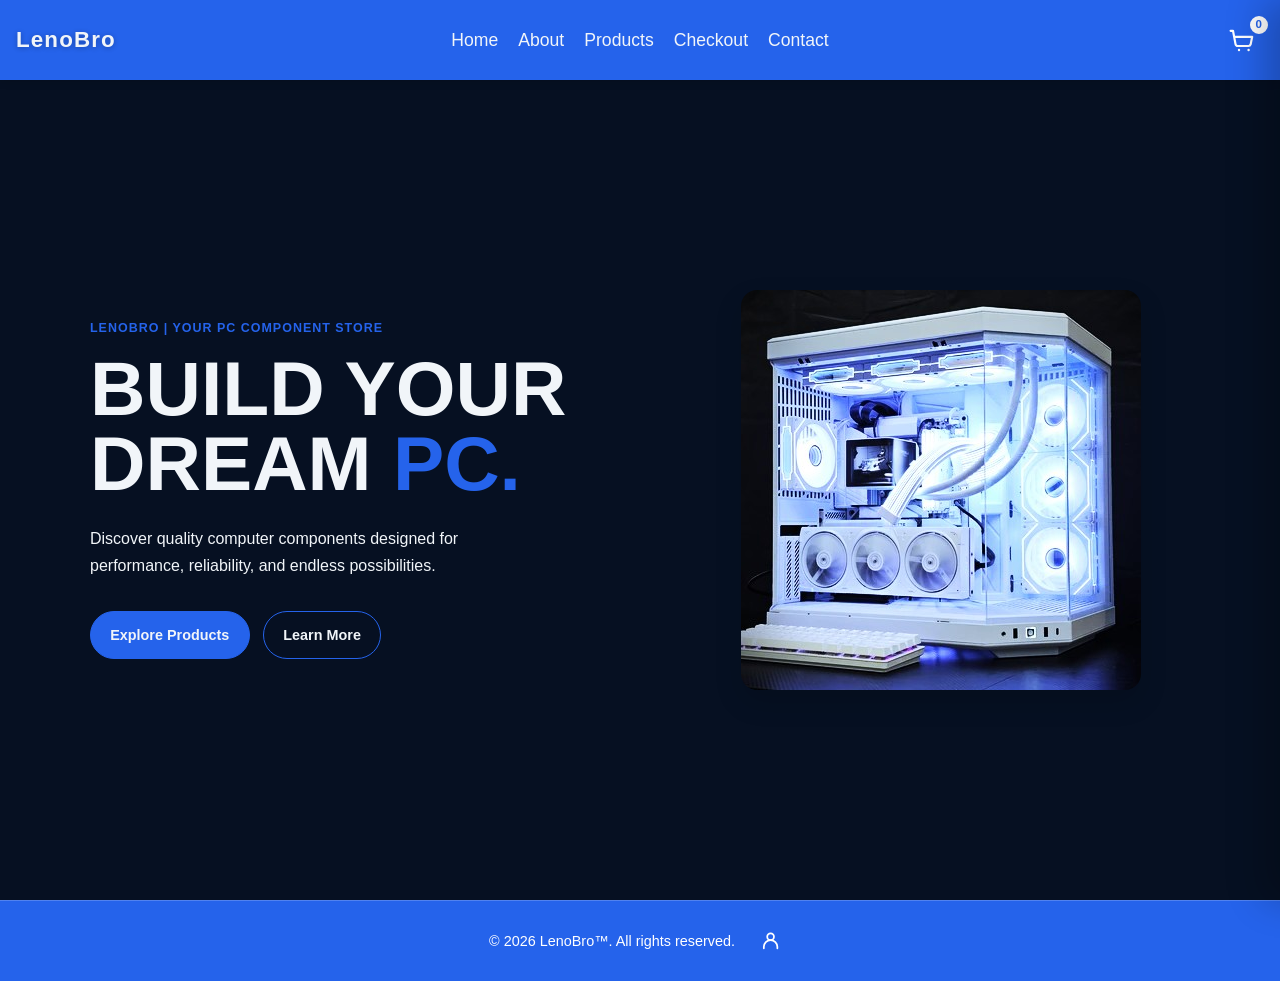
<file: index.html>
<!DOCTYPE html>
<html lang="en">
<head>
    <meta charset="UTF-8">
    <meta name="viewport" content="width=device-width, initial-scale=1.0">
    <title>LenoBro | PC Components</title>
    <link rel="stylesheet" href="Css/Nav.css">
    <link rel="stylesheet" href="Css/index.css">
    <link rel="stylesheet" href="Css/hero.css">
    <link rel="stylesheet" href="Css/about.css">
    <link rel="stylesheet" href="Css/products.css">
    <link rel="stylesheet" href="Css/contact.css">
    <link rel="stylesheet" href="Css/footer.css">
</head>
<body>
    <nav>
        <span class="nav-brand">LenoBro</span>
        <ul>
            <li><a href="index.html">Home</a></li>
            <li><a href="about.html">About</a></li>
            <li><a href="products.html">Products</a></li>
            <li><a href="checkout.html">Checkout</a></li>
            <li><a href="contact.html">Contact</a></li>
        </ul>
        <button class="nav-cart" type="button" aria-label="Shopping cart">
            <svg viewBox="0 0 24 24" fill="none" aria-hidden="true">
                <path d="M3 4h2l2.1 11.1a2 2 0 0 0 2 1.6h8.7a2 2 0 0 0 1.9-1.4L21 9H6" stroke="currentColor" stroke-width="1.8" stroke-linecap="round" stroke-linejoin="round"/>
                <circle cx="10" cy="20" r="1" fill="currentColor"/>
                <circle cx="18" cy="20" r="1" fill="currentColor"/>
            </svg>
            <span class="cart-count" aria-label="0 items">0</span>
        </button>
    </nav>

    <main>
        <section class="hero" id="home">
            <div class="hero-content">
                <p class="hero-label">LENOBRO | YOUR PC COMPONENT STORE</p>
                <h1>
                    BUILD YOUR<br>
                    DREAM <span>PC.</span>
                </h1>
                <p class="hero-description">
                    Discover quality computer components designed for performance,
                    reliability, and endless possibilities.
                </p>
                <div class="hero-buttons">
                    <a class="btn-primary" href="products.html">Explore Products</a>
                    <a class="btn-secondary" href="about.html">Learn More</a>
                </div>
            </div>

            <div class="hero-image">
                <img src="images/Logo/hero_image.jpg" alt="Gaming PC setup">
            </div>
        </section>

    </main>
    <footer class="contact-footer">
        <p>© 2026 LenoBro™. All rights reserved.</p>
        <button class="footer-members-toggle" type="button" aria-label="View group members" aria-haspopup="dialog" aria-controls="members-dialog" aria-expanded="false">
            <svg viewBox="0 0 24 24" fill="none" aria-hidden="true">
                <circle cx="12" cy="8" r="3.5" stroke="currentColor" stroke-width="1.8"/>
                <path d="M5 20v-1.5a7 7 0 0 1 14 0V20" stroke="currentColor" stroke-width="1.8" stroke-linecap="round"/>
            </svg>
        </button>
    </footer>

    <script>
        (() => {
            const currency = new Intl.NumberFormat("en-PH", {
                style: "currency",
                currency: "PHP",
                maximumFractionDigits: 0
            });

            const cartIcon = document.querySelector(".nav-cart");
            const cartCount = document.querySelector(".cart-count");

            const overlay = document.createElement("div");
            overlay.className = "cart-overlay";
            const panel = document.createElement("aside");
            panel.className = "cart-panel";
            panel.setAttribute("aria-label", "Shopping cart");
            panel.innerHTML = `
                <header class="cart-header">
                    <h2>Shopping Cart</h2>
                    <button class="cart-close" type="button" aria-label="Close cart">×</button>
                </header>
                <div class="cart-items"></div>
                <footer class="cart-footer">
                    <div><span class="cart-total-label">Total</span><strong class="cart-total">₱0</strong></div>
                    <button class="cart-buy" type="button">Buy</button>
                </footer>
            `;
            document.body.append(overlay, panel);
            const checkout = document.createElement("section");
            checkout.className = "checkout-dialog";
            checkout.setAttribute("aria-label", "Order summary");
            checkout.innerHTML = `
                <h2>Order Summary</h2>
                <ul class="checkout-list"></ul>
                <strong class="checkout-total"></strong>
                <div class="checkout-actions">
                    <button class="cart-confirm-close" type="button">Close</button>
                    <button class="checkout-confirm" type="button">Confirm Purchase</button>
                </div>
            `;
            document.body.append(checkout);

            const readCart = () => {
                try {
                    return JSON.parse(localStorage.getItem("lenobro-cart") || "[]");
                } catch {
                    return [];
                }
            };

            const saveCart = cart => {
                localStorage.setItem("lenobro-cart", JSON.stringify(cart));
                renderCart();
            };

            const closeCart = () => {
                overlay.classList.remove("is-open");
                panel.classList.remove("is-open");
            };

            const renderCart = () => {
                const cart = readCart();
                const quantity = cart.reduce((sum, item) => sum + item.quantity, 0);
                const total = cart.reduce((sum, item) => sum + item.price * item.quantity, 0);
                cartCount.textContent = quantity;
                cartCount.setAttribute("aria-label", `${quantity} items`);
                panel.querySelector(".cart-total").textContent = currency.format(total);
                panel.querySelector(".cart-buy").disabled = cart.length === 0;

                const items = panel.querySelector(".cart-items");
                items.innerHTML = cart.length
                    ? cart.map(item => `
                        <article class="cart-item" data-key="${item.key}">
                            <img src="${item.image}" alt="">
                            <div>
                                <p class="cart-item-name">${item.name}</p>
                                <p class="cart-item-price">${currency.format(item.price)}</p>
                            </div>
                            <div class="cart-item-controls">
                                <div class="cart-quantity">
                                    <button type="button" data-action="decrease" aria-label="Decrease quantity">−</button>
                                    <span>${item.quantity}</span>
                                    <button type="button" data-action="increase" aria-label="Increase quantity">+</button>
                                </div>
                                <button class="cart-remove" type="button" data-action="remove">Remove</button>
                            </div>
                        </article>
                    `).join("")
                    : '<p class="cart-empty">Your cart is empty.</p>';
            };

            cartIcon.addEventListener("click", () => {
                overlay.classList.add("is-open");
                panel.classList.add("is-open");
                renderCart();
            });
            panel.querySelector(".cart-close").addEventListener("click", closeCart);
            overlay.addEventListener("click", closeCart);
            panel.querySelector(".cart-buy").addEventListener("click", () => {
                const cart = readCart();
                if (!cart.length) return;
                checkout.querySelector(".checkout-list").innerHTML = cart.map(item =>
                    `<li><span>${item.name} × ${item.quantity}</span><strong>${currency.format(item.price * item.quantity)}</strong></li>`
                ).join("");
                const total = cart.reduce((sum, item) => sum + item.price * item.quantity, 0);
                checkout.querySelector(".checkout-total").textContent = `Final total: ${currency.format(total)}`;
                checkout.classList.add("is-open");
                overlay.classList.add("is-open");
            });
            checkout.querySelector(".cart-confirm-close").addEventListener("click", () => {
                checkout.classList.remove("is-open");
                closeCart();
            });
            checkout.querySelector(".checkout-confirm").addEventListener("click", () => {
                if (!readCart().length) return;
                saveCart([]);
                checkout.classList.remove("is-open");
                closeCart();
                alert("Thank you! Your order has been confirmed.");
            });

            panel.querySelector(".cart-items").addEventListener("click", event => {
                const button = event.target.closest("[data-action]");
                const itemElement = event.target.closest(".cart-item");
                if (!button || !itemElement) return;
                const cart = readCart();
                const index = cart.findIndex(item => item.key === itemElement.dataset.key);
                if (index < 0) return;
                if (button.dataset.action === "increase") cart[index].quantity += 1;
                if (button.dataset.action === "decrease") {
                    cart[index].quantity -= 1;
                    if (cart[index].quantity < 1) cart.splice(index, 1);
                }
                if (button.dataset.action === "remove") cart.splice(index, 1);
                saveCart(cart);
            });

            renderCart();
            if (location.hash === "#cart") {
                overlay.classList.add("is-open");
                panel.classList.add("is-open");
            }
        })();
    </script>
    <script src="Js/footer.js"></script>
</body>
</html>
</file>
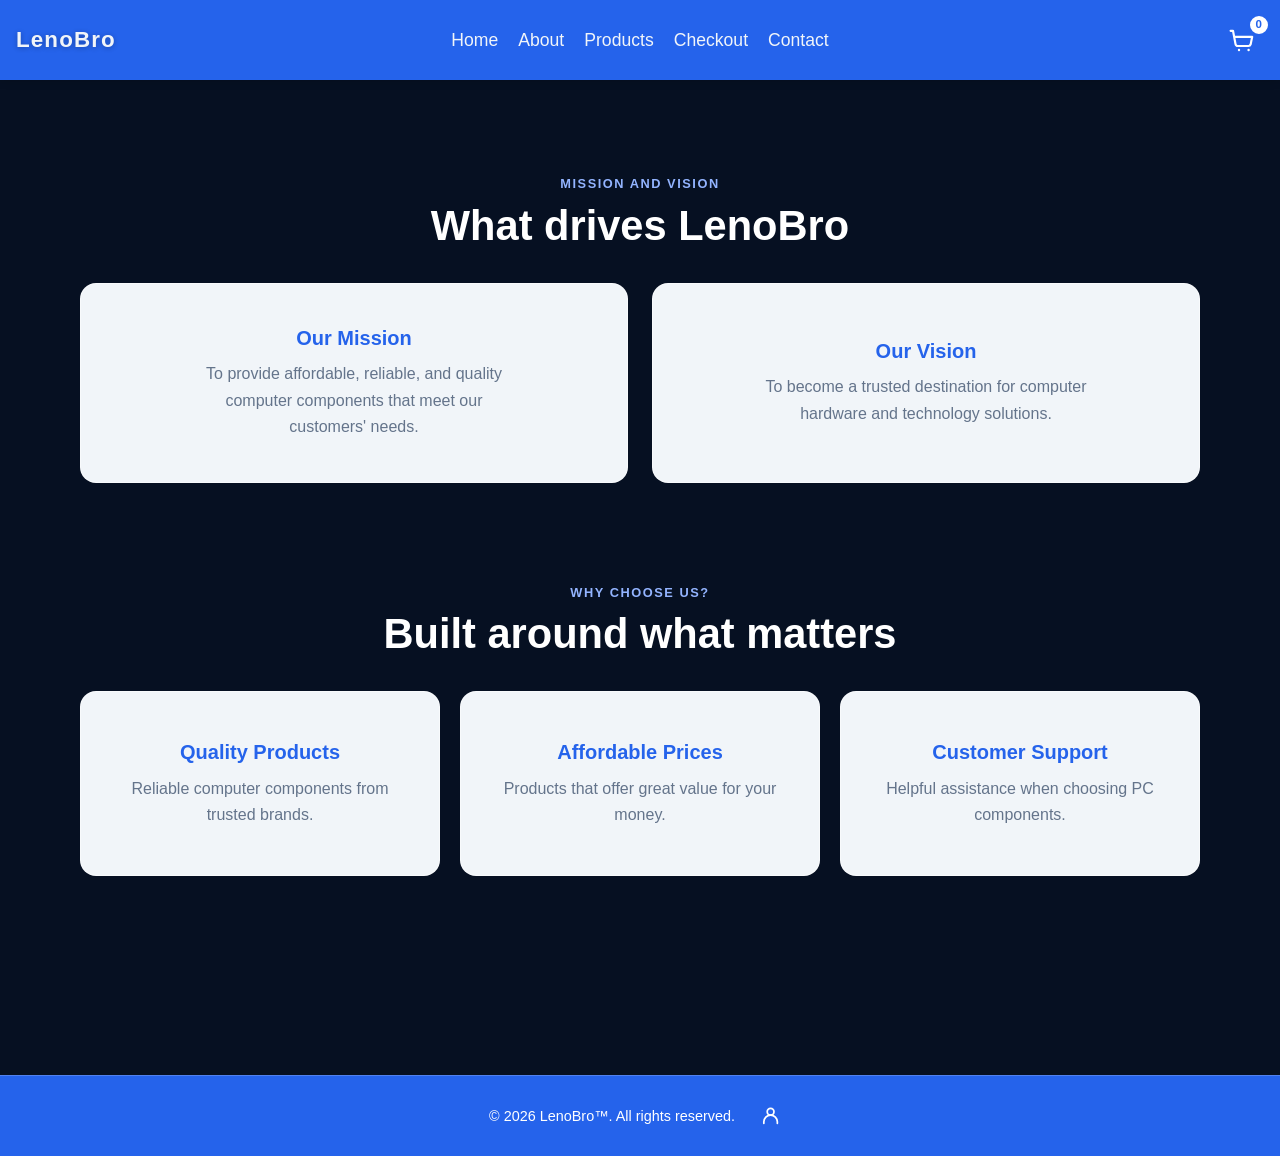
<file: about.html>
<!DOCTYPE html>
<html lang="en">
<head>
    <meta charset="UTF-8">
    <meta name="viewport" content="width=device-width, initial-scale=1.0">
    <title>About | LenoBro</title>
    <link rel="stylesheet" href="Css/Nav.css">
    <link rel="stylesheet" href="Css/index.css">
    <link rel="stylesheet" href="Css/about.css">
    <link rel="stylesheet" href="Css/footer.css">
</head>
<body>
    <nav>
        <span class="nav-brand">LenoBro</span>
        <ul>
            <li><a href="index.html">Home</a></li>
            <li><a href="about.html">About</a></li>
            <li><a href="products.html">Products</a></li>
            <li><a href="checkout.html">Checkout</a></li>
            <li><a href="contact.html">Contact</a></li>
        </ul>
        <button class="nav-cart" type="button" aria-label="Shopping cart">
            <svg viewBox="0 0 24 24" fill="none" aria-hidden="true">
                <path d="M3 4h2l2.1 11.1a2 2 0 0 0 2 1.6h8.7a2 2 0 0 0 1.9-1.4L21 9H6" stroke="currentColor" stroke-width="1.8" stroke-linecap="round" stroke-linejoin="round"/>
                <circle cx="10" cy="20" r="1" fill="currentColor"/>
                <circle cx="18" cy="20" r="1" fill="currentColor"/>
            </svg>
            <span class="cart-count" aria-label="0 items">0</span>
        </button>
    </nav>

    <main>
        <div class="about-page">
            <section class="about-mission" id="about-mission" aria-labelledby="about-mission-title">
                <div class="about-section-heading">
                    <p class="about-eyebrow">Mission and Vision</p>
                    <h1 id="about-mission-title">What drives LenoBro</h1>
                </div>

                <div class="about-mission-grid">
                    <article class="about-mission-card">
                        <h2>Our Mission</h2>
                        <p>To provide affordable, reliable, and quality computer components that meet our customers' needs.</p>
                    </article>

                    <article class="about-mission-card">
                        <h2>Our Vision</h2>
                        <p>To become a trusted destination for computer hardware and technology solutions.</p>
                    </article>
                </div>
            </section>

            <section class="about-features" aria-labelledby="about-features-title">
                <div class="about-section-heading">
                    <p class="about-eyebrow">Why Choose Us?</p>
                    <h2 id="about-features-title">Built around what matters</h2>
                </div>

                <div class="about-features-grid">
                    <article class="about-feature-card">
                        <h3>Quality Products</h3>
                        <p>Reliable computer components from trusted brands.</p>
                    </article>

                    <article class="about-feature-card">
                        <h3>Affordable Prices</h3>
                        <p>Products that offer great value for your money.</p>
                    </article>

                    <article class="about-feature-card">
                        <h3>Customer Support</h3>
                        <p>Helpful assistance when choosing PC components.</p>
                    </article>
                </div>
            </section>
        </div>
    </main>

    <footer class="contact-footer">
        <p>© 2026 LenoBro™. All rights reserved.</p>
        <button class="footer-members-toggle" type="button" aria-label="View group members" aria-haspopup="dialog" aria-controls="members-dialog" aria-expanded="false">
            <svg viewBox="0 0 24 24" fill="none" aria-hidden="true">
                <circle cx="12" cy="8" r="3.5" stroke="currentColor" stroke-width="1.8"/>
                <path d="M5 20v-1.5a7 7 0 0 1 14 0V20" stroke="currentColor" stroke-width="1.8" stroke-linecap="round"/>
            </svg>
        </button>
    </footer>
    <script>
        (() => {
            const cart = JSON.parse(localStorage.getItem("lenobro-cart") || "[]");
            const count = cart.reduce((sum, item) => sum + item.quantity, 0);
            const badge = document.querySelector(".cart-count");
            badge.textContent = count;
            badge.setAttribute("aria-label", `${count} items`);
            document.querySelector(".nav-cart").addEventListener("click", () => {
                location.href = "index.html#cart";
            });
        })();
    </script>
    <script src="Js/footer.js"></script>
</body>
</html>
</file>
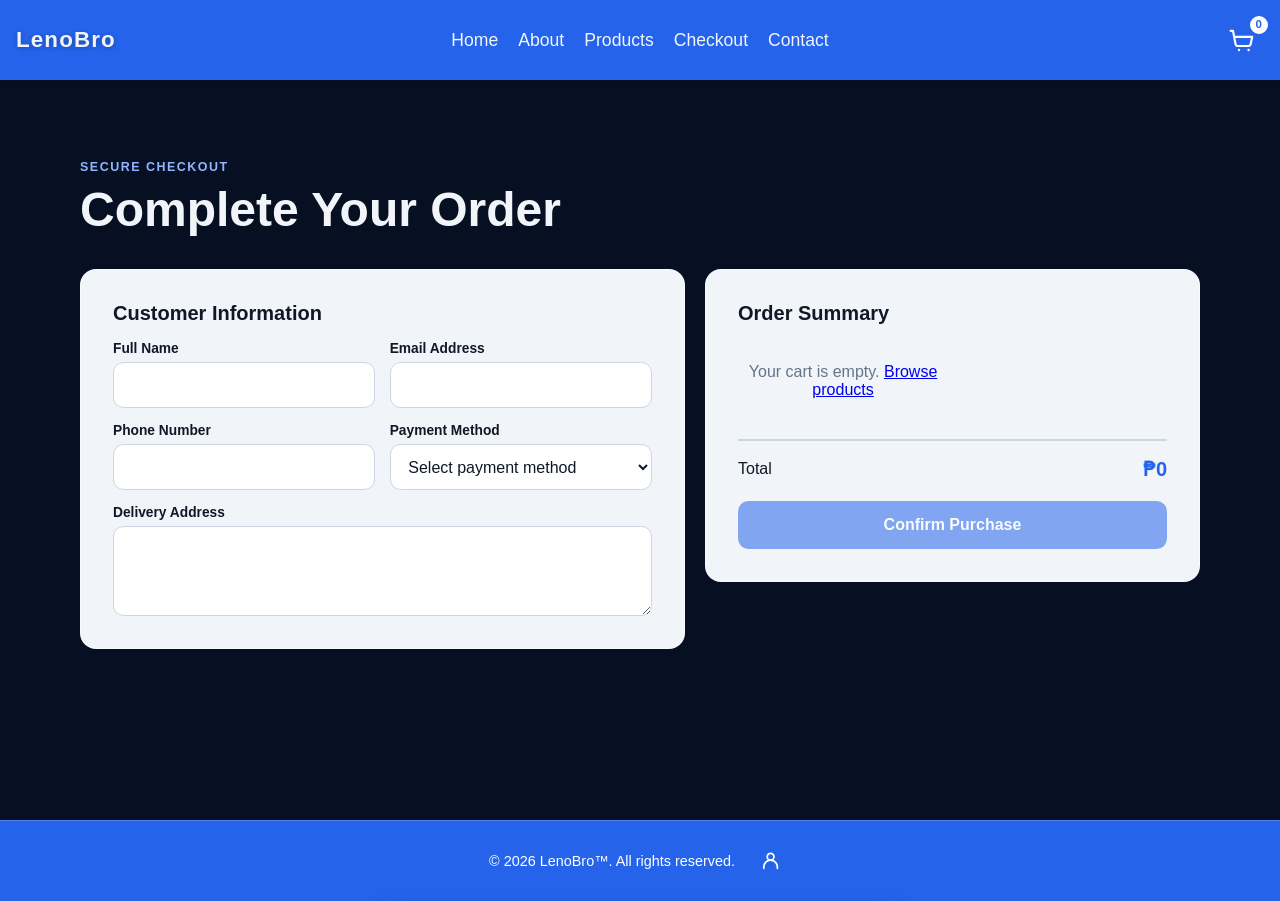
<file: checkout.html>
<!DOCTYPE html>
<html lang="en">
<head>
    <meta charset="UTF-8">
    <meta name="viewport" content="width=device-width, initial-scale=1.0">
    <title>Checkout | LenoBro</title>
    <link rel="stylesheet" href="Css/Nav.css">
    <link rel="stylesheet" href="Css/index.css">
    <link rel="stylesheet" href="Css/checkout.css">
    <link rel="stylesheet" href="Css/footer.css">
</head>
<body>
    <nav>
        <span class="nav-brand">LenoBro</span>
        <ul>
            <li><a href="index.html">Home</a></li>
            <li><a href="about.html">About</a></li>
            <li><a href="products.html">Products</a></li>
            <li><a href="checkout.html">Checkout</a></li>
            <li><a href="contact.html">Contact</a></li>
        </ul>
        <button class="nav-cart" type="button" aria-label="Return to cart">
            <svg viewBox="0 0 24 24" fill="none" aria-hidden="true">
                <path d="M3 4h2l2.1 11.1a2 2 0 0 0 2 1.6h8.7a2 2 0 0 0 1.9-1.4L21 9H6" stroke="currentColor" stroke-width="1.8" stroke-linecap="round" stroke-linejoin="round"/>
                <circle cx="10" cy="20" r="1" fill="currentColor"/>
                <circle cx="18" cy="20" r="1" fill="currentColor"/>
            </svg>
            <span class="cart-count" aria-label="0 items">0</span>
        </button>
    </nav>

    <main class="checkout-page">
        <header class="checkout-heading">
            <p>Secure checkout</p>
            <h1>Complete Your Order</h1>
        </header>

        <div class="checkout-layout">
            <form class="checkout-form" id="checkout-form">
                <h2>Customer Information</h2>
                <div class="checkout-fields">
                    <div class="checkout-field">
                        <label for="checkout-name">Full Name</label>
                        <input id="checkout-name" name="name" type="text" autocomplete="name" required>
                    </div>
                    <div class="checkout-field">
                        <label for="checkout-email">Email Address</label>
                        <input id="checkout-email" name="email" type="email" autocomplete="email" required>
                    </div>
                    <div class="checkout-field">
                        <label for="checkout-phone">Phone Number</label>
                        <input id="checkout-phone" name="phone" type="tel" autocomplete="tel" required>
                    </div>
                    <div class="checkout-field">
                        <label for="checkout-payment">Payment Method</label>
                        <select id="checkout-payment" name="payment" required>
                            <option value="">Select payment method</option>
                            <option>Cash on Delivery</option>
                            <option>GCash</option>
                            <option>Bank Transfer</option>
                        </select>
                    </div>
                    <div class="checkout-field checkout-field-full">
                        <label for="checkout-address">Delivery Address</label>
                        <textarea id="checkout-address" name="address" autocomplete="street-address" required></textarea>
                    </div>
                </div>
            </form>

            <section class="checkout-summary" aria-labelledby="checkout-summary-title">
                <h2 id="checkout-summary-title">Order Summary</h2>
                <div class="checkout-items"></div>
                <div class="checkout-total-row">
                    <span>Total</span>
                    <strong class="checkout-total">₱0</strong>
                </div>
                <button class="checkout-confirm" type="submit" form="checkout-form">Confirm Purchase</button>
            </section>
        </div>
    </main>

    <div class="checkout-success" role="status" aria-live="polite">
        Thank you! Your order has been confirmed.
    </div>

    <footer class="contact-footer">
        <p>© 2026 LenoBro™. All rights reserved.</p>
        <button class="footer-members-toggle" type="button" aria-label="View group members" aria-haspopup="dialog" aria-controls="members-dialog" aria-expanded="false">
            <svg viewBox="0 0 24 24" fill="none" aria-hidden="true">
                <circle cx="12" cy="8" r="3.5" stroke="currentColor" stroke-width="1.8"/>
                <path d="M5 20v-1.5a7 7 0 0 1 14 0V20" stroke="currentColor" stroke-width="1.8" stroke-linecap="round"/>
            </svg>
        </button>
    </footer>

    <script>
        (() => {
            const currency = new Intl.NumberFormat("en-PH", {
                style: "currency",
                currency: "PHP",
                maximumFractionDigits: 0
            });

            const readCart = () => {
                try {
                    return JSON.parse(localStorage.getItem("lenobro-cart") || "[]");
                } catch {
                    return [];
                }
            };

            let cart = readCart();
            const cartCount = document.querySelector(".cart-count");
            const itemsContainer = document.querySelector(".checkout-items");
            const totalElement = document.querySelector(".checkout-total");
            const confirmButton = document.querySelector(".checkout-confirm");
            const form = document.querySelector("#checkout-form");

            const renderCheckout = () => {
                const itemCount = cart.reduce((sum, item) => sum + item.quantity, 0);
                const total = cart.reduce((sum, item) => sum + item.price * item.quantity, 0);
                cartCount.textContent = itemCount;
                cartCount.setAttribute("aria-label", `${itemCount} items`);
                totalElement.textContent = currency.format(total);
                confirmButton.disabled = cart.length === 0;

                itemsContainer.innerHTML = cart.length
                    ? cart.map(item => `
                        <article class="checkout-item">
                            <img src="${item.image}" alt="">
                            <div>
                                <p class="checkout-item-name">${item.name}</p>
                                <p class="checkout-item-meta">${item.quantity} × ${currency.format(item.price)}</p>
                            </div>
                            <strong class="checkout-item-subtotal">${currency.format(item.price * item.quantity)}</strong>
                        </article>
                    `).join("")
                    : '<p class="checkout-empty">Your cart is empty. <a href="products.html">Browse products</a></p>';
            };

            document.querySelector(".nav-cart").addEventListener("click", () => {
                window.location.href = "index.html#cart";
            });

            form.addEventListener("submit", event => {
                event.preventDefault();
                if (!cart.length) return;

                localStorage.removeItem("lenobro-cart");
                cart = [];
                renderCheckout();
                const success = document.querySelector(".checkout-success");
                success.classList.add("is-visible");
                form.reset();
                window.setTimeout(() => success.classList.remove("is-visible"), 3000);
            });

            renderCheckout();
        })();
    </script>
    <script src="Js/footer.js"></script>
</body>
</html>
</file>
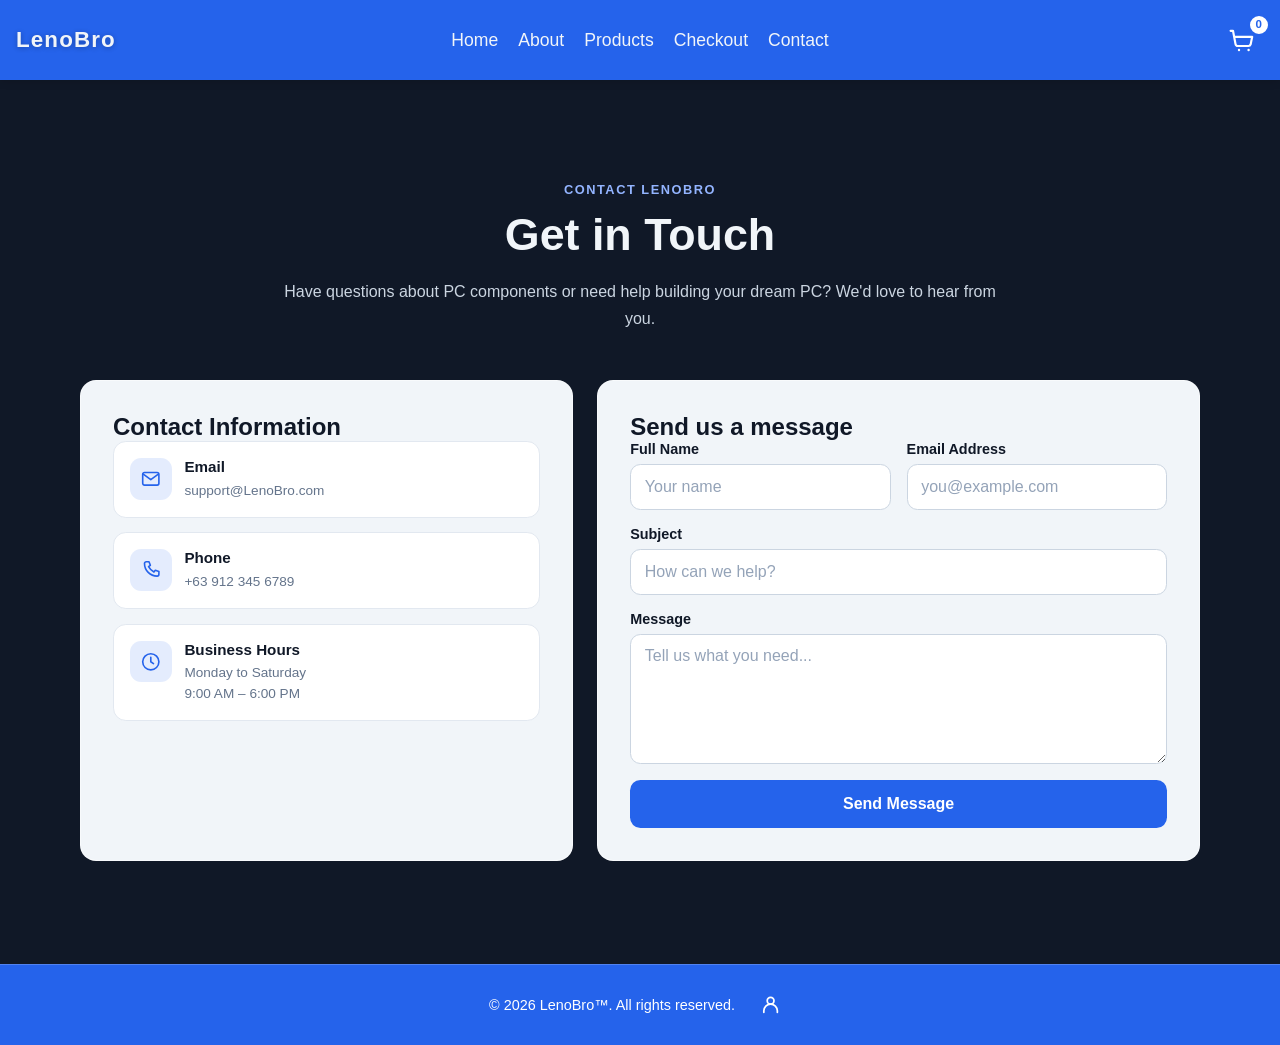
<file: contact.html>
<!DOCTYPE html>
<html lang="en">
<head>
    <meta charset="UTF-8">
    <meta name="viewport" content="width=device-width, initial-scale=1.0">
    <title>Contact | LenoBro</title>
    <link rel="stylesheet" href="Css/Nav.css">
    <link rel="stylesheet" href="Css/index.css">
    <link rel="stylesheet" href="Css/contact.css">
    <link rel="stylesheet" href="Css/footer.css">
</head>
<body>
    <nav>
        <span class="nav-brand">LenoBro</span>
        <ul>
            <li><a href="index.html">Home</a></li>
            <li><a href="about.html">About</a></li>
            <li><a href="products.html">Products</a></li>
            <li><a href="checkout.html">Checkout</a></li>
            <li><a href="contact.html">Contact</a></li>
        </ul>
        <button class="nav-cart" type="button" aria-label="Shopping cart">
            <svg viewBox="0 0 24 24" fill="none" aria-hidden="true">
                <path d="M3 4h2l2.1 11.1a2 2 0 0 0 2 1.6h8.7a2 2 0 0 0 1.9-1.4L21 9H6" stroke="currentColor" stroke-width="1.8" stroke-linecap="round" stroke-linejoin="round"/>
                <circle cx="10" cy="20" r="1" fill="currentColor"/>
                <circle cx="18" cy="20" r="1" fill="currentColor"/>
            </svg>
            <span class="cart-count" aria-label="0 items">0</span>
        </button>
    </nav>

    <main>
        <section class="contact-section" id="contact" aria-labelledby="contact-title">
            <div class="contact-container">
                <header class="contact-heading">
                    <p class="contact-eyebrow">Contact LenoBro</p>
                    <h1 id="contact-title">Get in Touch</h1>
                    <p>Have questions about PC components or need help building your dream PC? We'd love to hear from you.</p>
                </header>

                <div class="contact-main-grid">
                    <section class="contact-information" aria-labelledby="contact-information-title">
                        <h2 id="contact-information-title">Contact Information</h2>
                        <div class="contact-details-grid">
                            <article class="contact-detail-card">
                                <span class="contact-icon" aria-hidden="true">
                                    <svg viewBox="0 0 24 24" fill="none">
                                        <rect x="3" y="5" width="18" height="14" rx="2" stroke="currentColor" stroke-width="1.8"/>
                                        <path d="m4 7 8 6 8-6" stroke="currentColor" stroke-width="1.8" stroke-linecap="round" stroke-linejoin="round"/>
                                    </svg>
                                </span>
                                <div>
                                    <h3>Email</h3>
                                    <p><a href="mailto:support@lenobro.com">support@LenoBro.com</a></p>
                                </div>
                            </article>

                            <article class="contact-detail-card">
                                <span class="contact-icon" aria-hidden="true">
                                    <svg viewBox="0 0 24 24" fill="none">
                                        <path d="M7 3h3l1.5 4-2 1.5a15 15 0 0 0 6 6l1.5-2 4 1.5v3c0 1.1-.9 2-2 2C11.3 19 5 12.7 5 5c0-1.1.9-2 2-2Z" stroke="currentColor" stroke-width="1.8" stroke-linecap="round" stroke-linejoin="round"/>
                                    </svg>
                                </span>
                                <div>
                                    <h3>Phone</h3>
                                    <p><a href="tel:+639123456789">+63 912 345 6789</a></p>
                                </div>
                            </article>

                            <article class="contact-detail-card">
                                <span class="contact-icon" aria-hidden="true">
                                    <svg viewBox="0 0 24 24" fill="none">
                                        <circle cx="12" cy="12" r="9" stroke="currentColor" stroke-width="1.8"/>
                                        <path d="M12 7v5l3 2" stroke="currentColor" stroke-width="1.8" stroke-linecap="round" stroke-linejoin="round"/>
                                    </svg>
                                </span>
                                <div>
                                    <h3>Business Hours</h3>
                                    <p>Monday to Saturday<br>9:00 AM – 6:00 PM</p>
                                </div>
                            </article>
                        </div>
                    </section>

                    <section class="contact-form-panel" aria-labelledby="contact-form-title">
                        <h2 id="contact-form-title">Send us a message</h2>
                        <form class="contact-form" action="mailto:support@lenobro.com" method="post" enctype="text/plain">
                            <div class="contact-form-row">
                                <div class="contact-form-field">
                                    <label for="contact-name">Full Name</label>
                                    <input id="contact-name" name="Full Name" type="text" placeholder="Your name" autocomplete="name" required>
                                </div>
                                <div class="contact-form-field">
                                    <label for="contact-email">Email Address</label>
                                    <input id="contact-email" name="Email Address" type="email" placeholder="you@example.com" autocomplete="email" required>
                                </div>
                            </div>
                            <div class="contact-form-field">
                                <label for="contact-subject">Subject</label>
                                <input id="contact-subject" name="Subject" type="text" placeholder="How can we help?" required>
                            </div>
                            <div class="contact-form-field">
                                <label for="contact-message">Message</label>
                                <textarea id="contact-message" name="Message" rows="5" placeholder="Tell us what you need..." required></textarea>
                            </div>
                            <button class="contact-submit" type="submit">Send Message</button>
                        </form>
                    </section>
                </div>
            </div>
        </section>
    </main>

    <footer class="contact-footer">
        <p>© 2026 LenoBro™. All rights reserved.</p>
        <button class="footer-members-toggle" type="button" aria-label="View group members" aria-haspopup="dialog" aria-controls="members-dialog" aria-expanded="false">
            <svg viewBox="0 0 24 24" fill="none" aria-hidden="true">
                <circle cx="12" cy="8" r="3.5" stroke="currentColor" stroke-width="1.8"/>
                <path d="M5 20v-1.5a7 7 0 0 1 14 0V20" stroke="currentColor" stroke-width="1.8" stroke-linecap="round"/>
            </svg>
        </button>
    </footer>
    <script>
        (() => {
            const cart = JSON.parse(localStorage.getItem("lenobro-cart") || "[]");
            const count = cart.reduce((sum, item) => sum + item.quantity, 0);
            const badge = document.querySelector(".cart-count");
            badge.textContent = count;
            badge.setAttribute("aria-label", `${count} items`);
            document.querySelector(".nav-cart").addEventListener("click", () => {
                location.href = "index.html#cart";
            });
        })();
    </script>
    <script src="Js/footer.js"></script>
</body>
</html>
</file>
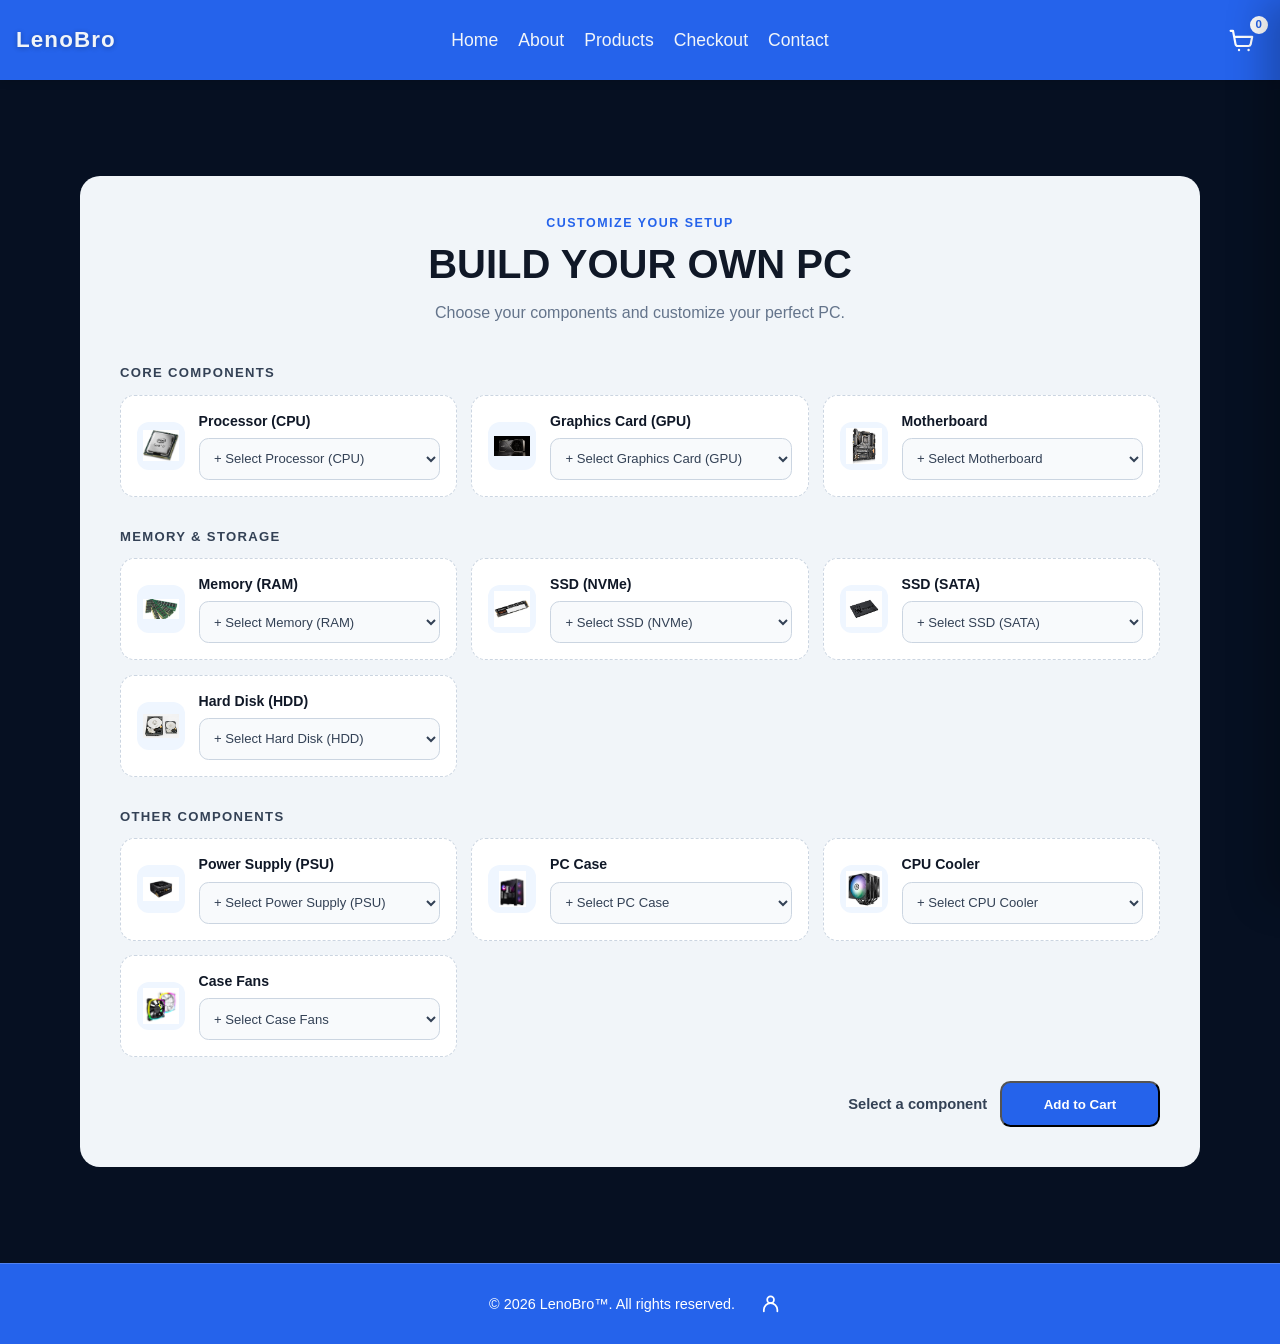
<file: products.html>
<!DOCTYPE html>
<html lang="en">
<head>
    <meta charset="UTF-8">
    <meta name="viewport" content="width=device-width, initial-scale=1.0">
    <title>Products | LenoBro</title>
    <link rel="stylesheet" href="Css/Nav.css">
    <link rel="stylesheet" href="Css/index.css">
    <link rel="stylesheet" href="Css/products.css">
    <link rel="stylesheet" href="Css/footer.css">
</head>
<body>
    <nav>
        <span class="nav-brand">LenoBro</span>
        <ul>
            <li><a href="index.html">Home</a></li>
            <li><a href="about.html">About</a></li>
            <li><a href="products.html">Products</a></li>
            <li><a href="checkout.html">Checkout</a></li>
            <li><a href="contact.html">Contact</a></li>
        </ul>
        <button class="nav-cart" type="button" aria-label="Shopping cart">
            <svg viewBox="0 0 24 24" fill="none" aria-hidden="true">
                <path d="M3 4h2l2.1 11.1a2 2 0 0 0 2 1.6h8.7a2 2 0 0 0 1.9-1.4L21 9H6" stroke="currentColor" stroke-width="1.8" stroke-linecap="round" stroke-linejoin="round"/>
                <circle cx="10" cy="20" r="1" fill="currentColor"/>
                <circle cx="18" cy="20" r="1" fill="currentColor"/>
            </svg>
            <span class="cart-count" aria-label="0 items">0</span>
        </button>
    </nav>

    <main>
        <section class="products-section" id="products" aria-labelledby="products-builder-title">
            <div class="products-builder-section">
                <header class="products-builder-heading">
                    <p class="products-builder-eyebrow">Customize your setup</p>
                    <h1 id="products-builder-title">Build Your Own PC</h1>
                    <p class="products-builder-subtitle">Choose your components and customize your perfect PC.</p>
                </header>

                <section class="products-builder-group" aria-labelledby="products-builder-core-title">
                    <h2 id="products-builder-core-title">Core Components</h2>
                    <div class="products-builder-grid">
                        <article class="products-builder-card">
                            <span class="products-builder-icon-wrap" aria-hidden="true">
                                <img class="products-builder-icon" src="images/Product_Images/cpu.png" alt="">
                            </span>
                            <div class="products-builder-field">
                                <label for="products-builder-cpu">Processor (CPU)</label>
                                <select id="products-builder-cpu">
                                    <option selected>+ Select Processor (CPU)</option>
                                    <option>AMD Ryzen 5 7600 — ₱12,500</option>
                                    <option>AMD Ryzen 7 7800X3D — ₱24,500</option>
                                    <option>Intel Core i5-14600K — ₱20,000</option>
                                </select>
                            </div>
                        </article>

                        <article class="products-builder-card">
                            <span class="products-builder-icon-wrap" aria-hidden="true">
                                <img class="products-builder-icon" src="images/Product_Images/gpu.jpg" alt="">
                            </span>
                            <div class="products-builder-field">
                                <label for="products-builder-gpu">Graphics Card (GPU)</label>
                                <select id="products-builder-gpu">
                                    <option selected>+ Select Graphics Card (GPU)</option>
                                    <option>NVIDIA GeForce RTX 4060 — ₱20,500</option>
                                    <option>NVIDIA GeForce RTX 4070 SUPER — ₱39,500</option>
                                    <option>AMD Radeon RX 7800 XT — ₱32,500</option>
                                </select>
                            </div>
                        </article>

                        <article class="products-builder-card">
                            <span class="products-builder-icon-wrap" aria-hidden="true">
                                <img class="products-builder-icon" src="images/Product_Images/motherboard.jpg" alt="">
                            </span>
                            <div class="products-builder-field">
                                <label for="products-builder-motherboard">Motherboard</label>
                                <select id="products-builder-motherboard">
                                    <option selected>+ Select Motherboard</option>
                                    <option>AMD AM5 ATX Motherboard — ₱11,500</option>
                                    <option>AMD AM5 Micro-ATX Motherboard — ₱9,500</option>
                                    <option>Intel LGA1700 ATX Motherboard — ₱10,500</option>
                                </select>
                            </div>
                        </article>
                    </div>
                </section>

                <section class="products-builder-group" aria-labelledby="products-builder-memory-title">
                    <h2 id="products-builder-memory-title">Memory &amp; Storage</h2>
                    <div class="products-builder-grid">
                        <article class="products-builder-card">
                            <span class="products-builder-icon-wrap" aria-hidden="true">
                                <img class="products-builder-icon" src="images/Product_Images/ram.jpg" alt="">
                            </span>
                            <div class="products-builder-field">
                                <label for="products-builder-ram">Memory (RAM)</label>
                                <select id="products-builder-ram">
                                    <option selected>+ Select Memory (RAM)</option>
                                    <option>16GB (2 x 8GB) DDR5 — ₱3,800</option>
                                    <option>32GB (2 x 16GB) DDR5 — ₱7,200</option>
                                    <option>32GB (2 x 16GB) DDR4 — ₱5,500</option>
                                </select>
                            </div>
                        </article>

                        <article class="products-builder-card">
                            <span class="products-builder-icon-wrap" aria-hidden="true">
                                <img class="products-builder-icon" src="images/Product_Images/ssd.jpg" alt="">
                            </span>
                            <div class="products-builder-field">
                                <label for="products-builder-nvme">SSD (NVMe)</label>
                                <select id="products-builder-nvme">
                                    <option selected>+ Select SSD (NVMe)</option>
                                    <option>1TB PCIe Gen 4 NVMe SSD — ₱4,500</option>
                                    <option>2TB PCIe Gen 4 NVMe SSD — ₱8,500</option>
                                    <option>1TB PCIe Gen 5 NVMe SSD — ₱6,500</option>
                                </select>
                            </div>
                        </article>

                        <article class="products-builder-card">
                            <span class="products-builder-icon-wrap" aria-hidden="true">
                                <img class="products-builder-icon" src="images/Product_Images/ssd%20sata.webp" alt="">
                            </span>
                            <div class="products-builder-field">
                                <label for="products-builder-sata">SSD (SATA)</label>
                                <select id="products-builder-sata">
                                    <option selected>+ Select SSD (SATA)</option>
                                    <option>1TB SATA III SSD — ₱2,800</option>
                                    <option>2TB SATA III SSD — ₱5,200</option>
                                </select>
                            </div>
                        </article>

                        <article class="products-builder-card">
                            <span class="products-builder-icon-wrap" aria-hidden="true">
                                <img class="products-builder-icon" src="images/Product_Images/hdd.jpg" alt="">
                            </span>
                            <div class="products-builder-field">
                                <label for="products-builder-hdd">Hard Disk (HDD)</label>
                                <select id="products-builder-hdd">
                                    <option selected>+ Select Hard Disk (HDD)</option>
                                    <option>2TB 7200RPM HDD — ₱3,200</option>
                                    <option>4TB 7200RPM HDD — ₱5,800</option>
                                </select>
                            </div>
                        </article>
                    </div>
                </section>

                <section class="products-builder-group" aria-labelledby="products-builder-other-title">
                    <h2 id="products-builder-other-title">Other Components</h2>
                    <div class="products-builder-grid">
                        <article class="products-builder-card">
                            <span class="products-builder-icon-wrap" aria-hidden="true">
                                <img class="products-builder-icon" src="images/Product_Images/psu.png" alt="">
                            </span>
                            <div class="products-builder-field">
                                <label for="products-builder-psu">Power Supply (PSU)</label>
                                <select id="products-builder-psu">
                                    <option selected>+ Select Power Supply (PSU)</option>
                                    <option>650W 80+ Bronze PSU — ₱3,200</option>
                                    <option>750W 80+ Gold PSU — ₱5,500</option>
                                    <option>850W 80+ Gold PSU — ₱7,200</option>
                                </select>
                            </div>
                        </article>

                        <article class="products-builder-card">
                            <span class="products-builder-icon-wrap" aria-hidden="true">
                                <img class="products-builder-icon" src="images/Product_Images/pc%20case.jpg" alt="">
                            </span>
                            <div class="products-builder-field">
                                <label for="products-builder-case">PC Case</label>
                                <select id="products-builder-case">
                                    <option selected>+ Select PC Case</option>
                                    <option>ATX Mid Tower Case — ₱3,500</option>
                                    <option>Compact Micro-ATX Case — ₱2,800</option>
                                    <option>Panoramic Mid Tower Case — ₱6,500</option>
                                </select>
                            </div>
                        </article>

                        <article class="products-builder-card">
                            <span class="products-builder-icon-wrap" aria-hidden="true">
                                <img class="products-builder-icon" src="images/Product_Images/cpu%20cooler.jpg" alt="">
                            </span>
                            <div class="products-builder-field">
                                <label for="products-builder-cooler">CPU Cooler</label>
                                <select id="products-builder-cooler">
                                    <option selected>+ Select CPU Cooler</option>
                                    <option>120mm Tower Air Cooler — ₱1,800</option>
                                    <option>Dual Tower Air Cooler — ₱3,500</option>
                                    <option>240mm AIO Liquid Cooler — ₱6,800</option>
                                </select>
                            </div>
                        </article>

                        <article class="products-builder-card">
                            <span class="products-builder-icon-wrap" aria-hidden="true">
                                <img class="products-builder-icon" src="images/Product_Images/case%20fan.webp" alt="">
                            </span>
                            <div class="products-builder-field">
                                <label for="products-builder-fans">Case Fans</label>
                                <select id="products-builder-fans">
                                    <option selected>+ Select Case Fans</option>
                                    <option>3 x 120mm PWM Fan Pack — ₱1,200</option>
                                    <option>3 x 140mm PWM Fan Pack — ₱1,600</option>
                                    <option>3 x 120mm RGB Fan Pack — ₱2,200</option>
                                </select>
                            </div>
                        </article>
                    </div>
                </section>

                <div class="products-builder-actions">
                    <span class="products-selection-total" aria-live="polite">Select a component</span>
                    <button class="products-builder-buy" type="button">Add to Cart</button>
                </div>
            </div>
        </section>
    </main>

    <footer class="contact-footer">
        <p>© 2026 LenoBro™. All rights reserved.</p>
        <button class="footer-members-toggle" type="button" aria-label="View group members" aria-haspopup="dialog" aria-controls="members-dialog" aria-expanded="false">
            <svg viewBox="0 0 24 24" fill="none" aria-hidden="true">
                <circle cx="12" cy="8" r="3.5" stroke="currentColor" stroke-width="1.8"/>
                <path d="M5 20v-1.5a7 7 0 0 1 14 0V20" stroke="currentColor" stroke-width="1.8" stroke-linecap="round"/>
            </svg>
        </button>
    </footer>

    <script>
        (() => {
            const currency = new Intl.NumberFormat("en-PH", {
                style: "currency",
                currency: "PHP",
                maximumFractionDigits: 0
            });

            const readCart = () => {
                try {
                    return JSON.parse(localStorage.getItem("lenobro-cart") || "[]");
                } catch {
                    return [];
                }
            };

            const saveCart = cart => {
                localStorage.setItem("lenobro-cart", JSON.stringify(cart));
                renderCart();
            };

            const cartIcon = document.querySelector(".nav-cart");
            const cartCount = document.querySelector(".cart-count");
            const addButton = document.querySelector(".products-builder-buy");
            const selectionTotal = document.querySelector(".products-selection-total");
            const selects = [...document.querySelectorAll(".products-builder-field select")];

            const overlay = document.createElement("div");
            overlay.className = "cart-overlay";
            const panel = document.createElement("aside");
            panel.className = "cart-panel";
            panel.setAttribute("aria-label", "Shopping cart");
            panel.innerHTML = `
                <header class="cart-header">
                    <h2>Shopping Cart</h2>
                    <button class="cart-close" type="button" aria-label="Close cart">×</button>
                </header>
                <div class="cart-items"></div>
                <footer class="cart-footer">
                    <div><span class="cart-total-label">Total</span><strong class="cart-total">₱0</strong></div>
                    <button class="cart-buy" type="button">Buy</button>
                </footer>
            `;
            const checkout = document.createElement("section");
            checkout.className = "checkout-dialog";
            checkout.setAttribute("aria-label", "Order summary");
            checkout.innerHTML = `
                <h2>Order Summary</h2>
                <ul class="checkout-list"></ul>
                <strong class="checkout-total"></strong>
                <div class="checkout-actions">
                    <button class="cart-confirm-close" type="button">Close</button>
                    <button class="checkout-confirm" type="button">Confirm Purchase</button>
                </div>
            `;
            const toast = document.createElement("div");
            toast.className = "cart-toast";
            document.body.append(overlay, panel, checkout, toast);

            const parsePrice = optionText => {
                const match = optionText.match(/₱([\d,]+)/);
                return match ? Number(match[1].replace(/,/g, "")) : 0;
            };

            const updateSelection = () => {
                let total = 0;
                let count = 0;

                selects.forEach(select => {
                    const card = select.closest(".products-builder-card");
                    const option = select.options[select.selectedIndex];
                    const selected = option && !option.textContent.trim().startsWith("+");
                    card.classList.toggle("is-selected", Boolean(selected));
                    if (selected) {
                        total += parsePrice(option.textContent);
                        count += 1;
                    }
                });

                selectionTotal.textContent = count
                    ? `${count} selected • ${currency.format(total)}`
                    : "Select a component";
            };

            selects.forEach(select => select.addEventListener("change", updateSelection));

            const closeCart = () => {
                overlay.classList.remove("is-open");
                panel.classList.remove("is-open");
            };

            function renderCart() {
                const cart = readCart();
                const itemCount = cart.reduce((sum, item) => sum + item.quantity, 0);
                const total = cart.reduce((sum, item) => sum + item.price * item.quantity, 0);
                cartCount.textContent = itemCount;
                cartCount.setAttribute("aria-label", `${itemCount} items`);
                panel.querySelector(".cart-total").textContent = currency.format(total);
                panel.querySelector(".cart-buy").disabled = cart.length === 0;
                panel.querySelector(".cart-items").innerHTML = cart.length
                    ? cart.map(item => `
                        <article class="cart-item" data-key="${item.key}">
                            <img src="${item.image}" alt="">
                            <div>
                                <p class="cart-item-name">${item.name}</p>
                                <p class="cart-item-price">${currency.format(item.price)}</p>
                            </div>
                            <div class="cart-item-controls">
                                <div class="cart-quantity">
                                    <button type="button" data-action="decrease" aria-label="Decrease quantity">−</button>
                                    <span>${item.quantity}</span>
                                    <button type="button" data-action="increase" aria-label="Increase quantity">+</button>
                                </div>
                                <button class="cart-remove" type="button" data-action="remove">Remove</button>
                            </div>
                        </article>
                    `).join("")
                    : '<p class="cart-empty">Your cart is empty.</p>';
            }

            addButton.addEventListener("click", () => {
                const cart = readCart();
                let added = 0;

                selects.forEach(select => {
                    const option = select.options[select.selectedIndex];
                    if (!option || option.textContent.trim().startsWith("+")) return;

                    const card = select.closest(".products-builder-card");
                    const name = option.textContent.replace(/\s+[—-]\s*₱[\d,]+$/, "").trim();
                    const key = `${select.id}:${name}`;
                    const item = {
                        key,
                        name,
                        price: parsePrice(option.textContent),
                        image: card.querySelector("img").src,
                        quantity: 1
                    };

                    const existing = cart.find(cartItem => cartItem.key === key);
                    if (existing) existing.quantity += 1;
                    else cart.push(item);
                    added += 1;
                });

                if (!added) {
                    toast.textContent = "Please select at least one component.";
                } else {
                    toast.textContent = `${added} component${added === 1 ? "" : "s"} added to cart`;
                }

                saveCart(cart);
                toast.classList.add("is-visible");
                window.clearTimeout(toast.hideTimer);
                toast.hideTimer = window.setTimeout(() => toast.classList.remove("is-visible"), 2200);
            });

            cartIcon.addEventListener("click", () => {
                renderCart();
                overlay.classList.add("is-open");
                panel.classList.add("is-open");
            });
            panel.querySelector(".cart-close").addEventListener("click", closeCart);
            overlay.addEventListener("click", closeCart);

            panel.querySelector(".cart-items").addEventListener("click", event => {
                const button = event.target.closest("[data-action]");
                const itemElement = event.target.closest(".cart-item");
                if (!button || !itemElement) return;
                const cart = readCart();
                const index = cart.findIndex(item => item.key === itemElement.dataset.key);
                if (index < 0) return;
                if (button.dataset.action === "increase") cart[index].quantity += 1;
                if (button.dataset.action === "decrease") {
                    cart[index].quantity -= 1;
                    if (cart[index].quantity < 1) cart.splice(index, 1);
                }
                if (button.dataset.action === "remove") cart.splice(index, 1);
                saveCart(cart);
            });

            panel.querySelector(".cart-buy").addEventListener("click", () => {
                const cart = readCart();
                if (!cart.length) return;
                window.location.href = "checkout.html";
            });
            checkout.querySelector(".cart-confirm-close").addEventListener("click", () => {
                checkout.classList.remove("is-open");
                closeCart();
            });
            checkout.querySelector(".checkout-confirm").addEventListener("click", () => {
                if (!readCart().length) return;
                saveCart([]);
                checkout.classList.remove("is-open");
                closeCart();
                toast.textContent = "Thank you! Your order has been confirmed.";
                toast.classList.add("is-visible");
                window.setTimeout(() => toast.classList.remove("is-visible"), 2200);
            });

            updateSelection();
            renderCart();
        })();
    </script>
    <script src="Js/footer.js"></script>
</body>
</html>
</file>
<file: Css/Nav.css>
nav {
    width: 100%;
    display: grid;
    grid-template-columns: minmax(0, 1fr) auto minmax(0, 1fr);
    align-items: center;
    padding: 1rem;
    background-color: var(--color-electric-blue);
    height: 5rem;
    position: sticky;
    top: 0;
    color: var(--color-cool-white);
    box-shadow: 0 2px 8px rgb(0 0 0 / 12%);
    z-index: 1000;
}

nav .nav-brand {
    justify-self: start;
    color: inherit;
    font-family: "Avenir Next", "Segoe UI", sans-serif;
    font-size: 1.4rem;
    font-weight: 600;
    letter-spacing: 0.05em;
    text-shadow: 0 1px 5px rgb(6 16 34 / 30%);
    white-space: nowrap;
}

nav ul {
    display: flex;
    justify-self: center;
    gap: 1.25rem;
    margin: 0;
    padding: 0;
}

nav a {
    color: inherit;
    font-size: 1.1rem;
    font-weight: 400;
    text-decoration: none;
}

nav .nav-cart {
    position: static;
    justify-self: end;
    display: grid;
    width: 2.8rem;
    height: 2.8rem;
    place-items: center;
    padding: 0;
    border: 0;
    border-radius: 0;
    background: transparent;
    color: #FFFFFF;
    cursor: pointer;
    transition: transform 160ms ease, opacity 160ms ease;
}

nav .nav-cart {
    position: relative;
}

.cart-count {
    position: absolute;
    top: -0.2rem;
    right: -0.35rem;
    display: grid;
    min-width: 1.35rem;
    height: 1.35rem;
    place-items: center;
    padding: 0 0.25rem;
    border: 2px solid var(--color-electric-blue);
    border-radius: 999px;
    background: #FFFFFF;
    color: var(--color-electric-blue);
    font-size: 0.72rem;
    font-weight: 800;
    line-height: 1;
}

nav .nav-cart svg {
    display: block;
    width: 1.8rem;
    height: 1.8rem;
}

nav .nav-cart:hover {
    transform: scale(1.1);
    opacity: 0.85;
}

nav .nav-cart:focus-visible {
    outline: 3px solid #FFFFFF;
    outline-offset: 3px;
}

nav a:hover,
nav a:focus-visible {
    text-decoration: underline;
    text-underline-offset: 0.2em;
}

nav li {
    list-style: none;
}

@media (max-width: 560px) {
    nav {
        grid-template-columns: minmax(0, 1fr) auto;
        grid-template-areas:
            "brand cart"
            "links links";
        height: auto;
        row-gap: 0.35rem;
        padding: 0.65rem 0.8rem;
    }

    nav .nav-brand {
        grid-area: brand;
        font-size: 1.05rem;
    }

    nav ul {
        grid-area: links;
        width: 100%;
        justify-self: stretch;
        display: flex;
        flex-wrap: wrap;
        justify-content: center;
        gap: 0.55rem 1.1rem;
    }

    nav li {
        text-align: center;
    }

    nav a {
        font-size: 0.9rem;
    }

    nav .nav-cart {
        grid-area: cart;
        width: 2.2rem;
        height: 2.2rem;
    }

    nav .nav-cart svg {
        width: 1.5rem;
        height: 1.5rem;
    }
}
</file>
<file: Css/index.css>
:root {
    --color-midnight-navy: #061022;
    --color-electric-blue: #2563EB;
    --color-cool-white: #F1F5F9;
}

* {
    padding: 0;
    margin: 0;
    box-sizing: border-box;
}

body {
    min-height: 100vh;
    background-color: var(--color-midnight-navy);
    color: var(--color-cool-white);
    font-family: Arial, sans-serif;
}

html{
    scroll-behavior: smooth;
}
</file>
<file: Css/hero.css>
.hero {
    width: min(1100px, calc(100% - 3rem));
    min-height: calc(100vh - 5rem);
    display: grid;
    grid-template-columns: 1fr 0.9fr;
    align-items: center;
    gap: 3rem;
    margin: 0 auto;
    padding: 3rem 0;
}

.hero-content {
    max-width: 520px;
}

.hero-label {
    margin: 0 0 1rem;
    font-size: 0.78rem;
    color: var(--color-electric-blue);
    font-weight: 700;
    letter-spacing: 0.08em;
}

.hero h1 {
    margin: 0;
    font-size: clamp(3rem, 6vw, 5.5rem);
    line-height: 0.98;
}

.hero h1 span {
    color: var(--color-electric-blue);
}

.hero-description {
    max-width: 420px;
    margin: 1.5rem 0 2rem;
    font-size: 1rem;
    line-height: 1.7;
    color: var(--color-cool-white);
}

.hero-buttons {
    display: flex;
    flex-wrap: wrap;
    align-items: center;
    gap: 0.85rem;
}

.hero-buttons a {
    display: inline-flex;
    min-height: 48px;
    align-items: center;
    justify-content: center;
    padding: 0.8rem 1.2rem;
    border: 1px solid var(--color-electric-blue);
    border-radius: 999px;
    font-size: 0.9rem;
    font-weight: 700;
    text-decoration: none;
    transition: background-color 160ms ease, color 160ms ease, transform 160ms ease;
}

.hero-buttons a:hover {
    transform: translateY(-2px);
}

.btn-primary {
    background: var(--color-electric-blue);
    color: var(--color-cool-white);
}

.btn-primary:hover {
    background: #1D4ED8;
}

.btn-secondary {
    background: transparent;
    color: var(--color-cool-white);
}

.btn-secondary:hover {
    background: var(--color-electric-blue);
}

.hero-image {
    width: min(100%, 400px);
    aspect-ratio: 1;
    justify-self: center;
    overflow: hidden;
    border-radius: 1rem;
    box-shadow: 0 12px 28px rgb(0 0 0 / 14%);
}

.hero-image img {
    display: block;
    width: 100%;
    height: 100%;
    object-fit: cover;
    object-position: center;
}

@media (max-width: 720px) {
    .hero {
        width: min(100% - 2rem, 1100px);
        min-height: 0;
        grid-template-columns: 1fr;
        gap: 2rem;
        padding: 2rem 0;
    }

}

@media (max-width: 420px) {
    .hero h1 {
        font-size: 2.8rem;
    }
}
</file>
<file: Css/about.css>
:root {
    --about-navy: #101827;
    --about-blue: #2563EB;
    --about-white: #FFFFFF;
    --about-light-gray: #F1F5F9;
    --about-muted: #64748B;
}

.about-page {
    width: min(1120px, calc(100% - 3rem));
    margin: 0 auto;
    padding: clamp(3rem, 8vw, 6rem) 0;
    color: var(--about-white);
    font-family: Arial, sans-serif;
}

.about-mission,
.about-features {
    margin: 0 0 clamp(4rem, 8vw, 6.5rem);
}

.about-section-heading {
    margin: 0 auto 2rem;
    text-align: center;
}

.about-eyebrow {
    margin: 0 0 0.6rem;
    color: #93B4FF;
    font-size: 0.8rem;
    font-weight: 700;
    letter-spacing: 0.12em;
    text-transform: uppercase;
}

.about-section-heading h1,
.about-section-heading h2 {
    margin: 0;
    font-size: clamp(1.8rem, 4vw, 2.6rem);
    line-height: 1.2;
}

.about-mission-grid {
    display: grid;
    grid-template-columns: repeat(2, minmax(0, 1fr));
    gap: 1.5rem;
    align-items: stretch;
}

.about-mission-card,
.about-feature-card {
    display: flex;
    flex-direction: column;
    justify-content: center;
    border: 1px solid rgb(255 255 255 / 55%);
    border-radius: 1rem;
    background: var(--about-light-gray);
    color: var(--about-navy);
    text-align: center;
    transition: transform 180ms ease, box-shadow 180ms ease;
}

.about-mission-card {
    min-height: 200px;
    padding: clamp(1.25rem, 3.2vw, 1.8rem);
}

.about-mission-card:hover,
.about-feature-card:hover {
    transform: translateY(-4px);
    box-shadow: 0 16px 32px rgb(0 0 0 / 22%);
}

.about-mission-card h2,
.about-mission-card h3,
.about-feature-card h3 {
    margin: 0 0 0.65rem;
    color: var(--about-blue);
    font-size: 1.25rem;
    line-height: 1.3;
}

.about-mission-card p,
.about-feature-card p {
    max-width: 38ch;
    margin: 0 auto;
    color: var(--about-muted);
    font-size: 1rem;
    line-height: 1.65;
}

.about-features-grid {
    display: grid;
    grid-template-columns: repeat(3, minmax(0, 1fr));
    gap: 1.25rem;
    align-items: stretch;
}

.about-feature-card {
    min-height: 185px;
    padding: 1.5rem;
}

@media (max-width: 720px) {
    .about-page {
        width: min(100% - 2rem, 560px);
    }

    .about-mission-grid,
    .about-features-grid {
        grid-template-columns: 1fr;
        gap: 1rem;
    }

    .about-mission-card,
    .about-feature-card {
        min-height: 0;
    }
}

@media (prefers-reduced-motion: reduce) {
    .about-mission-card,
    .about-feature-card {
        transition: none;
    }

    .about-mission-card:hover,
    .about-feature-card:hover {
        transform: none;
    }
}
</file>
<file: Css/products.css>
.products-section {
    width: min(1120px, calc(100% - 3rem));
    margin: 0 auto;
    padding: clamp(3rem, 8vw, 6rem) 0;
    color: #F1F5F9;
    font-family: Arial, sans-serif;
}

.products-builder-section {
    padding: clamp(1.25rem, 4vw, 2.5rem);
    border-radius: 1.25rem;
    background: #F1F5F9;
    color: #101827;
}

.products-builder-heading {
    max-width: 680px;
    margin: 0 auto 2.5rem;
    text-align: center;
}

.products-builder-eyebrow {
    margin: 0 0 0.6rem;
    color: #2563EB;
    font-size: 0.78rem;
    font-weight: 700;
    letter-spacing: 0.12em;
    text-transform: uppercase;
}

.products-builder-heading h1,
.products-builder-heading h2 {
    margin: 0;
    font-size: clamp(1.8rem, 4vw, 2.5rem);
    line-height: 1.2;
    text-transform: uppercase;
}

.products-builder-subtitle {
    margin: 0.75rem 0 0;
    color: #64748B;
    font-size: 1rem;
    line-height: 1.6;
}

.products-builder-group + .products-builder-group {
    margin-top: 2rem;
}

.products-builder-group h2,
.products-builder-group h3 {
    margin: 0 0 0.9rem;
    color: #334155;
    font-size: 0.82rem;
    font-weight: 700;
    letter-spacing: 0.1em;
    text-transform: uppercase;
}

.products-builder-grid {
    display: grid;
    grid-template-columns: repeat(3, minmax(0, 1fr));
    gap: 0.9rem;
}

.products-builder-card {
    display: grid;
    min-width: 0;
    grid-template-columns: 3rem minmax(0, 1fr);
    gap: 0.85rem;
    align-items: center;
    padding: 1rem;
    border: 1px dashed #CBD5E1;
    border-radius: 0.9rem;
    background: #FFFFFF;
    transition: transform 180ms ease, border-color 180ms ease, box-shadow 180ms ease;
}

.products-builder-card:hover,
.products-builder-card:focus-within {
    transform: translateY(-2px);
    border-color: #2563EB;
    box-shadow: 0 8px 18px rgb(16 24 39 / 8%);
}

.products-builder-card.is-selected {
    border: 2px solid #2563EB;
    background: #EFF6FF;
    box-shadow: 0 8px 18px rgb(37 99 235 / 14%);
}

.products-builder-icon-wrap {
    display: grid;
    width: 3rem;
    height: 3rem;
    place-items: center;
    border-radius: 0.75rem;
    background: #EFF6FF;
    color: #2563EB;
}

.products-builder-icon {
    display: block;
    width: 2.25rem;
    height: 2.25rem;
    object-fit: contain;
}

.products-builder-field {
    display: grid;
    min-width: 0;
    gap: 0.45rem;
}

.products-builder-field label {
    color: #101827;
    font-size: 0.88rem;
    font-weight: 700;
    line-height: 1.35;
}

.products-builder-field select {
    width: 100%;
    min-width: 0;
    min-height: 42px;
    padding: 0.55rem 0.65rem;
    border: 1px solid #CBD5E1;
    border-radius: 0.6rem;
    background: #F8FAFC;
    color: #334155;
    cursor: pointer;
    font: inherit;
    font-size: 0.82rem;
    transition: border-color 160ms ease, box-shadow 160ms ease, background-color 160ms ease;
}

.products-builder-field select:focus {
    border-color: #2563EB;
    outline: none;
    background: #FFFFFF;
    box-shadow: 0 0 0 3px rgb(37 99 235 / 14%);
}

.products-builder-actions {
    display: flex;
    flex-wrap: wrap;
    align-items: center;
    justify-content: flex-end;
    gap: 0.8rem;
    margin-top: 1.5rem;
}

.products-selection-total {
    min-width: 150px;
    color: #334155;
    font-size: 0.92rem;
    font-weight: 700;
    text-align: right;
}

.products-builder-buy {
    display: inline-flex;
    min-width: 160px;
    min-height: 46px;
    align-items: center;
    justify-content: center;
    padding: 0.75rem 1.25rem;
    border-radius: 0.65rem;
    background: #2563EB;
    color: #FFFFFF;
    font-weight: 700;
    text-decoration: none;
    transition: background-color 160ms ease, transform 160ms ease;
}

.products-builder-buy:hover {
    transform: translateY(-2px);
    background: #1D4ED8;
}

.products-builder-buy:focus-visible {
    outline: 3px solid #93B4FF;
    outline-offset: 3px;
}

.cart-toast {
    position: fixed;
    right: 1.25rem;
    bottom: 1.25rem;
    z-index: 3000;
    padding: 0.85rem 1rem;
    border-radius: 0.65rem;
    background: #101827;
    color: #FFFFFF;
    box-shadow: 0 12px 28px rgb(0 0 0 / 28%);
    font-size: 0.9rem;
    font-weight: 700;
    opacity: 0;
    transform: translateY(12px);
    pointer-events: none;
    transition: opacity 180ms ease, transform 180ms ease;
}

.cart-toast.is-visible {
    opacity: 1;
    transform: translateY(0);
}

.cart-overlay {
    position: fixed;
    inset: 0;
    z-index: 2000;
    background: rgb(6 16 34 / 55%);
    opacity: 0;
    pointer-events: none;
    transition: opacity 180ms ease;
}

.cart-overlay.is-open {
    opacity: 1;
    pointer-events: auto;
}

.cart-panel {
    position: fixed;
    top: 0;
    right: 0;
    z-index: 2100;
    width: min(420px, 92vw);
    height: 100vh;
    display: flex;
    flex-direction: column;
    background: #F1F5F9;
    color: #101827;
    box-shadow: -16px 0 36px rgb(0 0 0 / 24%);
    transform: translateX(100%);
    transition: transform 220ms ease;
}

.cart-panel.is-open {
    transform: translateX(0);
}

.cart-header,
.cart-footer {
    display: flex;
    align-items: center;
    justify-content: space-between;
    padding: 1.25rem;
}

.cart-header {
    border-bottom: 1px solid #CBD5E1;
}

.cart-header h2 {
    margin: 0;
    font-size: 1.25rem;
}

.cart-close,
.cart-remove,
.cart-confirm-close {
    border: 0;
    background: transparent;
    color: inherit;
    cursor: pointer;
}

.cart-close {
    display: grid;
    width: 2.25rem;
    height: 2.25rem;
    place-items: center;
    border-radius: 50%;
    font-size: 1.35rem;
}

.cart-items {
    flex: 1;
    overflow-y: auto;
    padding: 1rem 1.25rem;
}

.cart-empty {
    margin: 2rem 0;
    color: #64748B;
    text-align: center;
}

.cart-item {
    display: grid;
    grid-template-columns: 3.5rem minmax(0, 1fr) auto;
    gap: 0.75rem;
    align-items: center;
    margin-bottom: 0.75rem;
    padding: 0.75rem;
    border: 1px solid #E2E8F0;
    border-radius: 0.75rem;
    background: #FFFFFF;
}

.cart-item img {
    width: 3.5rem;
    height: 3.5rem;
    border-radius: 0.5rem;
    object-fit: contain;
    background: #EFF6FF;
}

.cart-item-name {
    margin: 0 0 0.25rem;
    font-size: 0.88rem;
}

.cart-item-price {
    margin: 0;
    color: #2563EB;
    font-size: 0.82rem;
    font-weight: 700;
}

.cart-item-controls {
    display: grid;
    justify-items: end;
    gap: 0.35rem;
}

.cart-quantity {
    display: flex;
    align-items: center;
    border: 1px solid #CBD5E1;
    border-radius: 0.45rem;
    background: #FFFFFF;
}

.cart-quantity button,
.cart-quantity span {
    width: 1.75rem;
    height: 1.75rem;
    display: grid;
    place-items: center;
    border: 0;
    background: transparent;
}

.cart-quantity button {
    cursor: pointer;
    color: #2563EB;
}

.cart-remove {
    color: #DC2626;
    font-size: 0.75rem;
}

.cart-footer {
    border-top: 1px solid #CBD5E1;
    background: #FFFFFF;
}

.cart-total-label {
    color: #64748B;
    font-size: 0.82rem;
}

.cart-total {
    display: block;
    color: #101827;
    font-size: 1.2rem;
}

.cart-buy {
    min-height: 46px;
    min-width: 125px;
    border: 0;
    border-radius: 0.65rem;
    background: #2563EB;
    color: #FFFFFF;
    cursor: pointer;
    font: inherit;
    font-weight: 800;
}

.cart-buy:disabled {
    cursor: not-allowed;
    opacity: 0.55;
}

.checkout-dialog {
    position: fixed;
    inset: 50% auto auto 50%;
    z-index: 2200;
    width: min(520px, calc(100% - 2rem));
    max-height: 85vh;
    overflow-y: auto;
    padding: 1.25rem;
    border: 0;
    border-radius: 1rem;
    background: #FFFFFF;
    color: #101827;
    box-shadow: 0 24px 60px rgb(0 0 0 / 30%);
    opacity: 0;
    pointer-events: none;
    transform: translate(-50%, -46%);
    transition: opacity 180ms ease, transform 180ms ease;
}

.checkout-dialog.is-open {
    opacity: 1;
    pointer-events: auto;
    transform: translate(-50%, -50%);
}

.checkout-dialog h2 {
    margin: 0 0 1rem;
}

.checkout-list {
    display: grid;
    gap: 0.6rem;
    margin: 0 0 1rem;
    padding: 0;
    list-style: none;
}

.checkout-list li {
    display: flex;
    justify-content: space-between;
    gap: 1rem;
    padding: 0.65rem 0;
    border-bottom: 1px solid #E2E8F0;
}

.checkout-actions {
    display: flex;
    justify-content: flex-end;
    gap: 0.65rem;
    margin-top: 1rem;
}

.checkout-confirm,
.cart-confirm-close {
    min-height: 44px;
    padding: 0.7rem 1rem;
    border-radius: 0.6rem;
    font: inherit;
    font-weight: 700;
}

.checkout-confirm {
    border: 0;
    background: #2563EB;
    color: #FFFFFF;
}

.cart-confirm-close {
    border: 1px solid #CBD5E1;
}

@media (max-width: 760px) {
    .products-builder-grid {
        grid-template-columns: repeat(2, minmax(0, 1fr));
    }
}

@media (max-width: 600px) {
    .products-builder-section {
        padding: 1.25rem 1rem;
    }

    .products-builder-heading {
        margin-bottom: 2rem;
    }

    .products-builder-grid {
        grid-template-columns: 1fr;
        gap: 0.75rem;
    }

}

@media (prefers-reduced-motion: reduce) {
    .products-builder-card,
    .products-builder-field select,
    .products-builder-buy {
        transition: none;
    }

    .products-builder-card:hover,
    .products-builder-card:focus-within,
    .products-builder-buy:hover {
        transform: none;
    }
}
</file>
<file: Css/contact.css>
.contact-section {
    padding: clamp(3.5rem, 8vw, 6.5rem) 1.5rem;
    background: #101827;
    color: #F1F5F9;
    font-family: Arial, sans-serif;
}

.contact-container {
    width: min(1120px, 100%);
    margin: 0 auto;
}

.contact-heading {
    max-width: 720px;
    margin: 0 auto 3rem;
    text-align: center;
}

.contact-eyebrow {
    margin: 0 0 0.65rem;
    color: #93B4FF;
    font-size: 0.8rem;
    font-weight: 700;
    letter-spacing: 0.12em;
    text-transform: uppercase;
}

.contact-heading h1,
.contact-heading h2 {
    margin: 0;
    font-size: clamp(2rem, 4vw, 2.8rem);
    line-height: 1.2;
}

.contact-heading > p:last-child {
    margin: 1rem 0 0;
    color: #CBD5E1;
    font-size: 1rem;
    line-height: 1.7;
}

.contact-main-grid {
    display: grid;
    grid-template-columns: minmax(0, 0.9fr) minmax(0, 1.1fr);
    gap: 1.5rem;
    align-items: stretch;
}

.contact-information,
.contact-form-panel {
    padding: clamp(1.35rem, 3vw, 2rem);
    border: 1px solid rgb(255 255 255 / 55%);
    border-radius: 1rem;
    background: #F1F5F9;
    color: #101827;
}

.contact-information h3,
.contact-form-panel h3 {
    margin: 0 0 1.25rem;
    font-size: 1.3rem;
}

.contact-details-grid {
    display: grid;
    grid-template-columns: 1fr;
    gap: 0.9rem;
}

.contact-detail-card {
    display: flex;
    min-width: 0;
    gap: 0.8rem;
    padding: 1rem;
    border: 1px solid #E2E8F0;
    border-radius: 0.8rem;
    background: #FFFFFF;
    transition: transform 180ms ease, box-shadow 180ms ease;
}

.contact-detail-card:hover {
    transform: translateY(-3px);
    box-shadow: 0 10px 20px rgb(16 24 39 / 10%);
}

.contact-icon {
    display: grid;
    width: 2.6rem;
    height: 2.6rem;
    flex: 0 0 2.6rem;
    place-items: center;
    border-radius: 0.7rem;
    background: rgb(37 99 235 / 12%);
    color: #2563EB;
}

.contact-icon svg {
    display: block;
    width: 1.35rem;
    height: 1.35rem;
}

.contact-detail-card h3,
.contact-detail-card h4 {
    margin: 0 0 0.35rem;
    font-size: 0.95rem;
}

.contact-detail-card p {
    margin: 0;
    color: #64748B;
    font-size: 0.85rem;
    line-height: 1.5;
    overflow-wrap: anywhere;
}

.contact-detail-card a {
    color: inherit;
    text-decoration: none;
}

.contact-detail-card a:hover,
.contact-detail-card a:focus-visible {
    color: #2563EB;
    text-decoration: underline;
    text-underline-offset: 0.2em;
}

.contact-form {
    display: grid;
    gap: 1rem;
}

.contact-form-row {
    display: grid;
    grid-template-columns: repeat(2, minmax(0, 1fr));
    gap: 1rem;
}

.contact-form-field {
    display: grid;
    min-width: 0;
    gap: 0.45rem;
}

.contact-form-field label {
    color: #101827;
    font-size: 0.9rem;
    font-weight: 700;
}

.contact-form-field input,
.contact-form-field textarea {
    width: 100%;
    min-height: 46px;
    padding: 0.75rem 0.85rem;
    border: 1px solid #CBD5E1;
    border-radius: 0.65rem;
    background: #FFFFFF;
    color: #101827;
    font: inherit;
    transition: border-color 160ms ease, box-shadow 160ms ease;
}

.contact-form-field textarea {
    min-height: 130px;
    resize: vertical;
}

.contact-form-field input::placeholder,
.contact-form-field textarea::placeholder {
    color: #94A3B8;
}

.contact-form-field input:focus,
.contact-form-field textarea:focus {
    border-color: #2563EB;
    outline: none;
    box-shadow: 0 0 0 3px rgb(37 99 235 / 18%);
}

.contact-submit {
    min-height: 48px;
    padding: 0.8rem 1.2rem;
    border: 0;
    border-radius: 0.65rem;
    background: #2563EB;
    color: #FFFFFF;
    cursor: pointer;
    font: inherit;
    font-weight: 700;
    transition: background-color 160ms ease, transform 160ms ease;
}

.contact-submit:hover {
    transform: translateY(-2px);
    background: #1D4ED8;
}

.contact-submit:focus-visible {
    outline: 3px solid #93B4FF;
    outline-offset: 3px;
}

@media (max-width: 850px) {
    .contact-main-grid {
        grid-template-columns: 1fr;
    }

}

@media (max-width: 560px) {
    .contact-section {
        padding-right: 1rem;
        padding-left: 1rem;
    }

    .contact-heading {
        margin-bottom: 2rem;
    }

    .contact-details-grid,
    .contact-form-row {
        grid-template-columns: 1fr;
    }

}

@media (prefers-reduced-motion: reduce) {
    .contact-detail-card,
    .contact-form-field input,
    .contact-form-field textarea,
    .contact-submit {
        transition: none;
    }

    .contact-detail-card:hover,
    .contact-submit:hover {
        transform: none;
    }
}
</file>
<file: Css/footer.css>
.contact-footer {
    padding: 1.25rem 1rem;
    border-top: 1px solid rgb(255 255 255 / 20%);
    background: var(--color-electric-blue);
    color: #FFFFFF;
    font-family: Arial, sans-serif;
    text-align: center;
    display: flex;
    justify-content: center;
    align-items: center;
    gap: 1rem;
}

.contact-footer p {
    margin: 0;
    font-size: 0.9rem;
}

html.members-open {
    overflow: hidden;
}

.footer-members-toggle {
    display: grid;
    width: 2.5rem;
    height: 2.5rem;
    place-items: center;
    padding: 0;
    border: 0;
    border-radius: 50%;
    background: transparent;
    color: inherit;
    cursor: pointer;
    transition: background-color 180ms ease, transform 180ms ease;
}

.footer-members-toggle svg {
    width: 1.45rem;
    height: 1.45rem;
}

.footer-members-toggle:hover {
    transform: translateY(-2px);
    background: rgb(255 255 255 / 16%);
}

.footer-members-toggle:focus-visible,
.members-close:focus-visible {
    outline: 3px solid #FFFFFF;
    outline-offset: 3px;
}

.members-overlay {
    position: fixed;
    z-index: 1100;
    inset: 0;
    display: grid;
    place-items: center;
    padding: 1rem;
    background: rgb(6 16 34 / 72%);
    opacity: 0;
    transition: opacity 180ms ease;
}

.members-overlay[hidden] {
    display: none;
}

.members-overlay.is-open {
    opacity: 1;
}

.members-dialog {
    width: min(100%, 30rem);
    max-height: min(90vh, 42rem);
    overflow-y: auto;
    padding: clamp(1.25rem, 5vw, 2rem);
    border: 1px solid rgb(37 99 235 / 14%);
    border-radius: 1.25rem;
    background: #FFFFFF;
    color: var(--color-midnight-navy);
    box-shadow: 0 1.5rem 4rem rgb(0 0 0 / 28%);
    transform: translateY(0.75rem) scale(0.98);
    transition: transform 180ms ease;
}

.members-overlay.is-open .members-dialog {
    transform: translateY(0) scale(1);
}

.members-dialog-header {
    display: flex;
    align-items: flex-start;
    justify-content: space-between;
    gap: 1rem;
    margin-bottom: 1.5rem;
}

.members-dialog-eyebrow {
    margin-bottom: 0.35rem;
    color: var(--color-electric-blue);
    font-size: 0.75rem;
    font-weight: 700;
    letter-spacing: 0.12em;
    text-transform: uppercase;
}

.members-dialog h2 {
    font-size: clamp(1.35rem, 5vw, 1.75rem);
    line-height: 1.2;
}

.members-close {
    flex: 0 0 auto;
    display: grid;
    width: 2.4rem;
    height: 2.4rem;
    place-items: center;
    border: 0;
    border-radius: 50%;
    background: var(--color-cool-white);
    color: var(--color-midnight-navy);
    font-size: 1.5rem;
    line-height: 1;
    cursor: pointer;
    transition: background-color 160ms ease, color 160ms ease;
}

.members-close:hover {
    background: var(--color-electric-blue);
    color: #FFFFFF;
}

.members-close:focus-visible {
    outline-color: var(--color-electric-blue);
}

.members-course {
    display: grid;
    grid-template-columns: repeat(2, minmax(0, 1fr));
    gap: 0.75rem;
    margin-bottom: 1.5rem;
}

.members-course-card {
    padding: 0.9rem 1rem;
    border-radius: 0.75rem;
    background: var(--color-cool-white);
}

.members-course-card span {
    display: block;
    margin-bottom: 0.25rem;
    color: #526078;
    font-size: 0.75rem;
}

.members-course-card strong {
    font-size: 0.95rem;
}

.members-list-title {
    margin-bottom: 0.75rem;
    font-size: 1rem;
}

.members-list {
    display: grid;
    gap: 0.6rem;
    margin: 0;
    padding: 0;
    list-style: none;
    counter-reset: member;
}

.members-list li {
    display: flex;
    align-items: center;
    gap: 0.8rem;
    min-height: 3rem;
    padding: 0.65rem 0.8rem;
    border: 1px solid #E5EAF2;
    border-radius: 0.7rem;
    font-size: 0.92rem;
    counter-increment: member;
}

.members-list li::before {
    content: counter(member, decimal-leading-zero);
    display: grid;
    width: 1.8rem;
    height: 1.8rem;
    flex: 0 0 auto;
    place-items: center;
    border-radius: 50%;
    background: rgb(37 99 235 / 10%);
    color: var(--color-electric-blue);
    font-size: 0.7rem;
    font-weight: 700;
}

@media (max-width: 420px) {
    .contact-footer {
        gap: 0.5rem;
    }

    .contact-footer p {
        font-size: 0.78rem;
    }

    .members-course {
        grid-template-columns: 1fr;
    }
}

@media (prefers-reduced-motion: reduce) {
    .footer-members-toggle,
    .members-overlay,
    .members-dialog,
    .members-close {
        transition: none;
    }
}
</file>
<file: Css/checkout.css>
.checkout-page {
    width: min(1120px, calc(100% - 3rem));
    min-height: calc(100vh - 10rem);
    margin: 0 auto;
    padding: clamp(2.5rem, 7vw, 5rem) 0;
    color: #101827;
    font-family: Arial, sans-serif;
}

.checkout-heading {
    margin-bottom: 2rem;
    color: #F1F5F9;
}

.checkout-heading p {
    margin: 0 0 0.5rem;
    color: #93B4FF;
    font-size: 0.78rem;
    font-weight: 700;
    letter-spacing: 0.12em;
    text-transform: uppercase;
}

.checkout-heading h1 {
    margin: 0;
    font-size: clamp(2rem, 5vw, 3rem);
}

.checkout-layout {
    display: grid;
    grid-template-columns: minmax(0, 1.1fr) minmax(300px, 0.9fr);
    gap: 1.25rem;
    align-items: start;
}

.checkout-form,
.checkout-summary {
    border: 1px solid rgb(255 255 255 / 55%);
    border-radius: 1rem;
    background: #F1F5F9;
}

.checkout-form {
    display: grid;
    gap: 1rem;
    padding: clamp(1.25rem, 3vw, 2rem);
}

.checkout-form h2,
.checkout-summary h2 {
    margin: 0;
    font-size: 1.25rem;
}

.checkout-fields {
    display: grid;
    grid-template-columns: repeat(2, minmax(0, 1fr));
    gap: 0.9rem;
}

.checkout-field {
    display: grid;
    gap: 0.4rem;
}

.checkout-field-full {
    grid-column: 1 / -1;
}

.checkout-field label {
    font-size: 0.86rem;
    font-weight: 700;
}

.checkout-field input,
.checkout-field select,
.checkout-field textarea {
    width: 100%;
    min-height: 46px;
    padding: 0.75rem 0.85rem;
    border: 1px solid #CBD5E1;
    border-radius: 0.65rem;
    background: #FFFFFF;
    color: #101827;
    font: inherit;
}

.checkout-field textarea {
    min-height: 90px;
    resize: vertical;
}

.checkout-summary {
    position: sticky;
    top: 6.25rem;
    padding: clamp(1.25rem, 3vw, 2rem);
}

.checkout-items {
    display: grid;
    grid-template-columns: repeat(2, minmax(0, 1fr));
    gap: 0.55rem;
    margin: 0.85rem 0;
}

.checkout-item {
    display: grid;
    grid-template-columns: 2.5rem minmax(0, 1fr);
    gap: 0.4rem 0.55rem;
    align-items: start;
    min-width: 0;
    padding: 0.6rem;
    border: 1px solid #E2E8F0;
    border-radius: 0.7rem;
    background: #FFFFFF;
}

.checkout-item img {
    width: 2.5rem;
    height: 2.5rem;
    border-radius: 0.4rem;
    background: #EFF6FF;
    object-fit: contain;
}

.checkout-item > div {
    min-width: 0;
}

.checkout-item-name,
.checkout-item-meta {
    margin: 0;
}

.checkout-item-name {
    overflow-wrap: anywhere;
    font-size: 0.82rem;
    font-weight: 700;
}

.checkout-item-meta {
    margin-top: 0.15rem;
    color: #64748B;
    font-size: 0.72rem;
}

.checkout-item-subtotal {
    grid-column: 2;
    font-size: 0.78rem;
    white-space: nowrap;
}

.checkout-total-row {
    display: flex;
    align-items: center;
    justify-content: space-between;
    margin-top: 1rem;
    padding-top: 1rem;
    border-top: 2px solid #CBD5E1;
}

.checkout-total-row strong {
    color: #2563EB;
    font-size: 1.25rem;
}

.checkout-confirm {
    width: 100%;
    min-height: 48px;
    margin-top: 1.25rem;
    border: 0;
    border-radius: 0.65rem;
    background: #2563EB;
    color: #FFFFFF;
    cursor: pointer;
    font: inherit;
    font-weight: 800;
    transition: background-color 160ms ease, transform 160ms ease;
}

.checkout-confirm:hover {
    background: #1D4ED8;
    transform: translateY(-2px);
}

.checkout-confirm:disabled {
    cursor: not-allowed;
    opacity: 0.55;
    transform: none;
}

.checkout-empty {
    margin: 1.5rem 0;
    color: #64748B;
    text-align: center;
}

.checkout-success {
    width: min(520px, calc(100% - 2rem));
    position: fixed;
    left: 50%;
    bottom: 1.25rem;
    z-index: 3000;
    padding: 1rem;
    border-radius: 0.75rem;
    background: #101827;
    color: #FFFFFF;
    box-shadow: 0 12px 28px rgb(0 0 0 / 28%);
    text-align: center;
    transform: translate(-50%, 150%);
    transition: transform 220ms ease;
}

.checkout-success.is-visible {
    transform: translate(-50%, 0);
}

@media (max-width: 850px) {
    .checkout-layout {
        grid-template-columns: 1fr;
    }

    .checkout-summary {
        position: static;
    }
}

@media (max-width: 560px) {
    .checkout-page {
        width: min(100% - 2rem, 1120px);
        padding: 2rem 0;
    }

    .checkout-fields {
        grid-template-columns: 1fr;
    }

    .checkout-field-full {
        grid-column: auto;
    }

}

@media (max-width: 360px) {
    .checkout-items {
        grid-template-columns: 1fr;
    }
}
</file>
